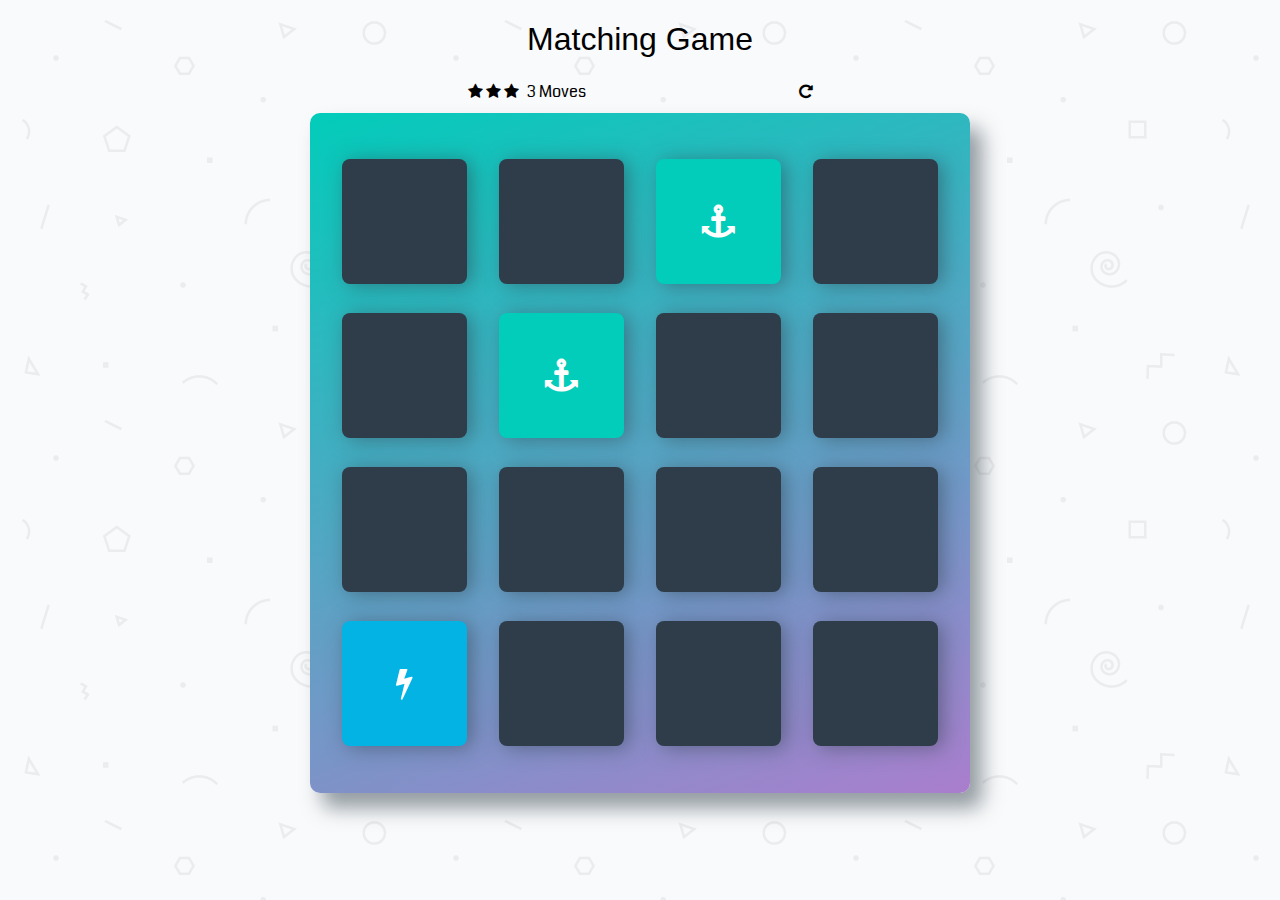
<file: memory-game_zh/index.html>
<!doctype html>
<html lang="en">
<head>
    <meta charset="utf-8">
    <title>Matching Game</title>
    <meta name="description" content="">
    <link rel="stylesheet prefetch" href="https://maxcdn.bootstrapcdn.com/font-awesome/4.6.1/css/font-awesome.min.css">
    <link rel="stylesheet prefetch" href="https://fonts.googleapis.com/css?family=Coda">
    <link rel="stylesheet" href="css/app.css">
</head>
<body>

    <div class="container">
        <header>
            <h1>Matching Game</h1>
        </header>

        <section class="score-panel">
        	<ul class="stars">
        		<li><i class="fa fa-star"></i></li>
        		<li><i class="fa fa-star"></i></li>
        		<li><i class="fa fa-star"></i></li>
        	</ul>

        	<span class="moves">3</span> Moves

            <div class="restart">
        		<i class="fa fa-repeat"></i>
        	</div>
        </section>

        <ul class="deck">
            <li class="card">
                <i class="fa fa-diamond"></i>
            </li>
            <li class="card">
                <i class="fa fa-paper-plane-o"></i>
            </li>
            <li class="card match">
                <i class="fa fa-anchor"></i>
            </li>
            <li class="card">
                <i class="fa fa-bolt"></i>
            </li>
            <li class="card">
                <i class="fa fa-cube"></i>
            </li>
            <li class="card match">
                <i class="fa fa-anchor"></i>
            </li>
            <li class="card">
                <i class="fa fa-leaf"></i>
            </li>
            <li class="card">
                <i class="fa fa-bicycle"></i>
            </li>
            <li class="card">
                <i class="fa fa-diamond"></i>
            </li>
            <li class="card">
                <i class="fa fa-bomb"></i>
            </li>
            <li class="card">
                <i class="fa fa-leaf"></i>
            </li>
            <li class="card">
                <i class="fa fa-bomb"></i>
            </li>
            <li class="card open show">
                <i class="fa fa-bolt"></i>
            </li>
            <li class="card">
                <i class="fa fa-bicycle"></i>
            </li>
            <li class="card">
                <i class="fa fa-paper-plane-o"></i>
            </li>
            <li class="card">
                <i class="fa fa-cube"></i>
            </li>
        </ul>
    </div>

    <script src="js/app.js"></script>
</body>
</html>
</file>
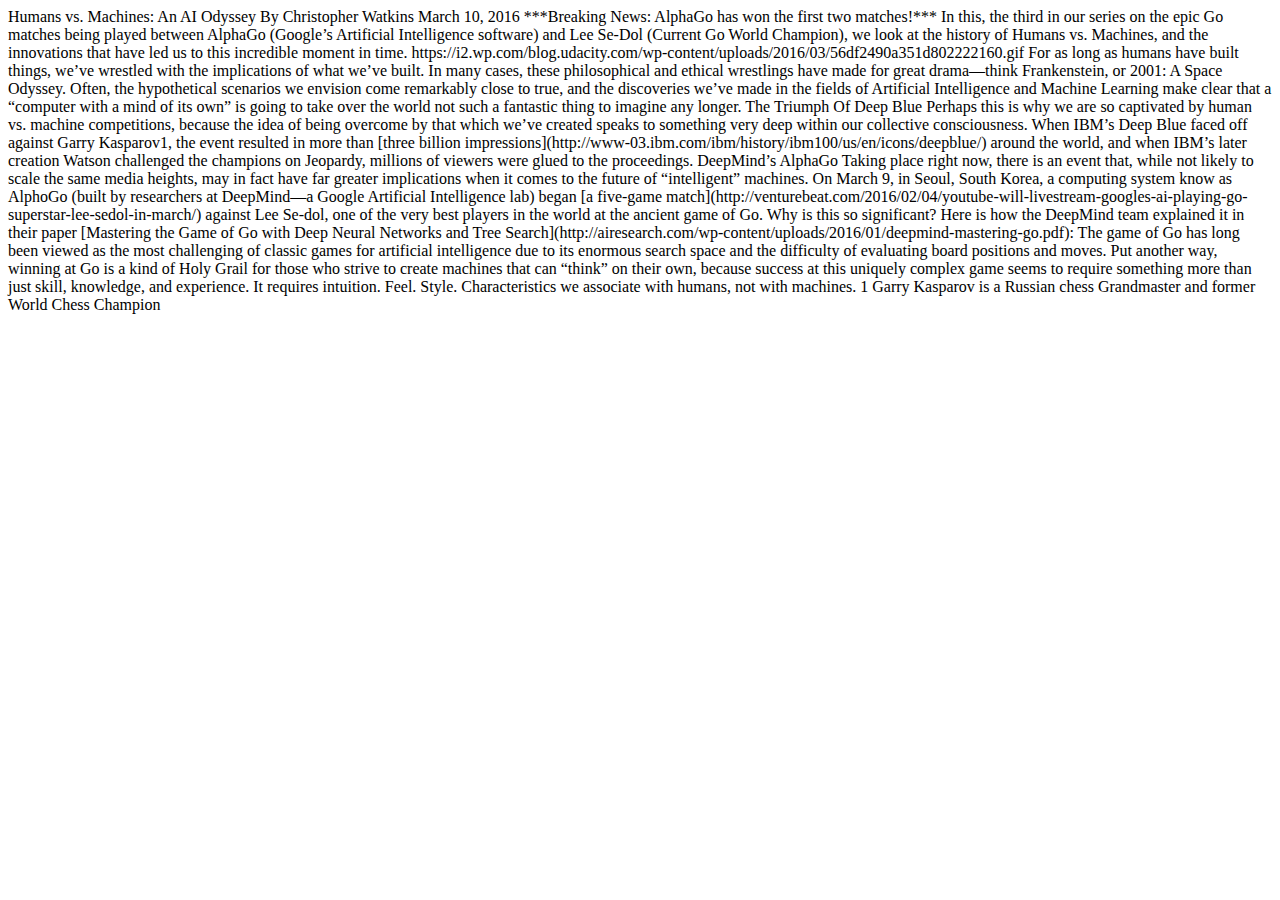
<file: mockup-to-article_zh/index.html>
<!DOCTYPE html>
<html lang="en">
<head>
  <meta charset="UTF-8">
  <title>Humans vs Machines Blog</title>
</head>
<body>
  <!-- 这篇文章改编于: http://blog.udacity.com/2016/03/humans-vs-machines-an-ai-odyssey-2.html -->
  <!-- 以下是这篇文章的纯文本。请通过加入 HTML 元素，使其与模版（博客样板.pdf）一模一样! -->
  <!-- 注：在此项目中，你不需要考虑字体（font）的问题 -->

  Humans vs. Machines: An AI Odyssey
  
  By Christopher Watkins 
  
  March 10, 2016
  
  ***Breaking News: AlphaGo has won the first two matches!*** In this, the third in our series on the epic Go matches being played between AlphaGo (Google’s Artificial Intelligence software) and Lee Se-Dol (Current Go World Champion), we look at the history of Humans vs. Machines, and the innovations that have led us to this incredible moment in time.

  https://i2.wp.com/blog.udacity.com/wp-content/uploads/2016/03/56df2490a351d802222160.gif

  For as long as humans have built things, we’ve wrestled with the implications of what we’ve built. In many cases, these philosophical and ethical wrestlings have made for great drama—think Frankenstein, or 2001: A Space Odyssey. Often, the hypothetical scenarios we envision come remarkably close to true, and the discoveries we’ve made in the fields of Artificial Intelligence and Machine Learning make clear that a “computer with a mind of its own” is going to take over the world not such a fantastic thing to imagine any longer.

  The Triumph Of Deep Blue

  Perhaps this is why we are so captivated by human vs. machine competitions, because the idea of being overcome by that which we’ve created speaks to something very deep within our collective consciousness. When IBM’s Deep Blue faced off against Garry Kasparov1, the event resulted in more than [three billion impressions](http://www-03.ibm.com/ibm/history/ibm100/us/en/icons/deepblue/) around the world, and when IBM’s later creation Watson challenged the champions on Jeopardy, millions of viewers were glued to the proceedings.

  DeepMind’s AlphaGo

  Taking place right now, there is an event that, while not likely to scale the same media heights, may in fact have far greater implications when it comes to the future of “intelligent” machines. On March 9, in Seoul, South Korea, a computing system know as AlphoGo (built by researchers at DeepMind—a Google Artificial Intelligence lab) began [a five-game match](http://venturebeat.com/2016/02/04/youtube-will-livestream-googles-ai-playing-go-superstar-lee-sedol-in-march/) against Lee Se-dol, one of the very best players in the world at the ancient game of Go.
  Why is this so significant?
  Here is how the DeepMind team explained it in their paper [Mastering the Game of Go with Deep Neural Networks and Tree Search](http://airesearch.com/wp-content/uploads/2016/01/deepmind-mastering-go.pdf):
  The game of Go has long been viewed as the most challenging of classic games for artificial intelligence due to its enormous search space and the difficulty of evaluating board positions and moves.
  Put another way, winning at Go is a kind of Holy Grail for those who strive to create machines that can “think” on their own, because success at this uniquely complex game seems to require something more than just skill, knowledge, and experience. It requires intuition. Feel. Style. Characteristics we associate with humans, not with machines.
  1 Garry Kasparov is a Russian chess Grandmaster and former World Chess Champion
</body>
</html>
</file>
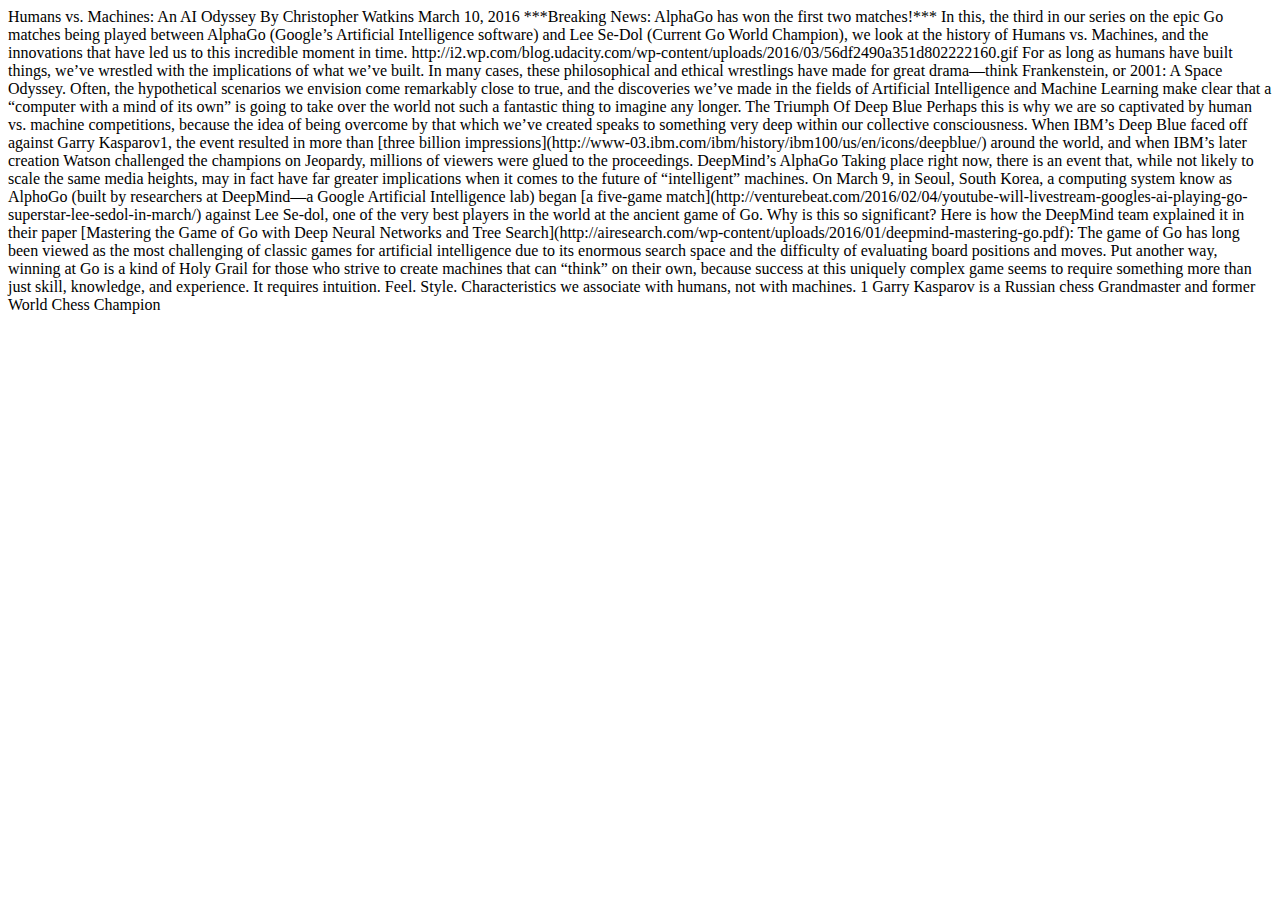
<file: P1-博客文章/index.html>
<!DOCTYPE html>
<html lang="en">
<head>
  <meta charset="UTF-8">
  <title>Humans vs Machines Blog</title>
</head>
<body>
  <!-- 这篇文章改编于: http://blog.udacity.com/2016/03/humans-vs-machines-an-ai-odyssey-2.html -->
  <!-- 调整文字的样式使其与模版一波一样! -->
  Humans vs. Machines: An AI Odyssey
  
  By Christopher Watkins 
  
  March 10, 2016
  
  ***Breaking News: AlphaGo has won the first two matches!*** In this, the third in our series on the epic Go matches being played between AlphaGo (Google’s Artificial Intelligence software) and Lee Se-Dol (Current Go World Champion), we look at the history of Humans vs. Machines, and the innovations that have led us to this incredible moment in time.

  http://i2.wp.com/blog.udacity.com/wp-content/uploads/2016/03/56df2490a351d802222160.gif

  For as long as humans have built things, we’ve wrestled with the implications of what we’ve built. In many cases, these philosophical and ethical wrestlings have made for great drama—think Frankenstein, or 2001: A Space Odyssey. Often, the hypothetical scenarios we envision come remarkably close to true, and the discoveries we’ve made in the fields of Artificial Intelligence and Machine Learning make clear that a “computer with a mind of its own” is going to take over the world not such a fantastic thing to imagine any longer.

  The Triumph Of Deep Blue

  Perhaps this is why we are so captivated by human vs. machine competitions, because the idea of being overcome by that which we’ve created speaks to something very deep within our collective consciousness. When IBM’s Deep Blue faced off against Garry Kasparov1, the event resulted in more than [three billion impressions](http://www-03.ibm.com/ibm/history/ibm100/us/en/icons/deepblue/) around the world, and when IBM’s later creation Watson challenged the champions on Jeopardy, millions of viewers were glued to the proceedings.

  DeepMind’s AlphaGo

  Taking place right now, there is an event that, while not likely to scale the same media heights, may in fact have far greater implications when it comes to the future of “intelligent” machines. On March 9, in Seoul, South Korea, a computing system know as AlphoGo (built by researchers at DeepMind—a Google Artificial Intelligence lab) began [a five-game match](http://venturebeat.com/2016/02/04/youtube-will-livestream-googles-ai-playing-go-superstar-lee-sedol-in-march/) against Lee Se-dol, one of the very best players in the world at the ancient game of Go.
  Why is this so significant?
  Here is how the DeepMind team explained it in their paper [Mastering the Game of Go with Deep Neural Networks and Tree Search](http://airesearch.com/wp-content/uploads/2016/01/deepmind-mastering-go.pdf):
  The game of Go has long been viewed as the most challenging of classic games for artificial intelligence due to its enormous search space and the difficulty of evaluating board positions and moves.
  Put another way, winning at Go is a kind of Holy Grail for those who strive to create machines that can “think” on their own, because success at this uniquely complex game seems to require something more than just skill, knowledge, and experience. It requires intuition. Feel. Style. Characteristics we associate with humans, not with machines.
  1 Garry Kasparov is a Russian chess Grandmaster and former World Chess Champion
</body>
</html>
</file>
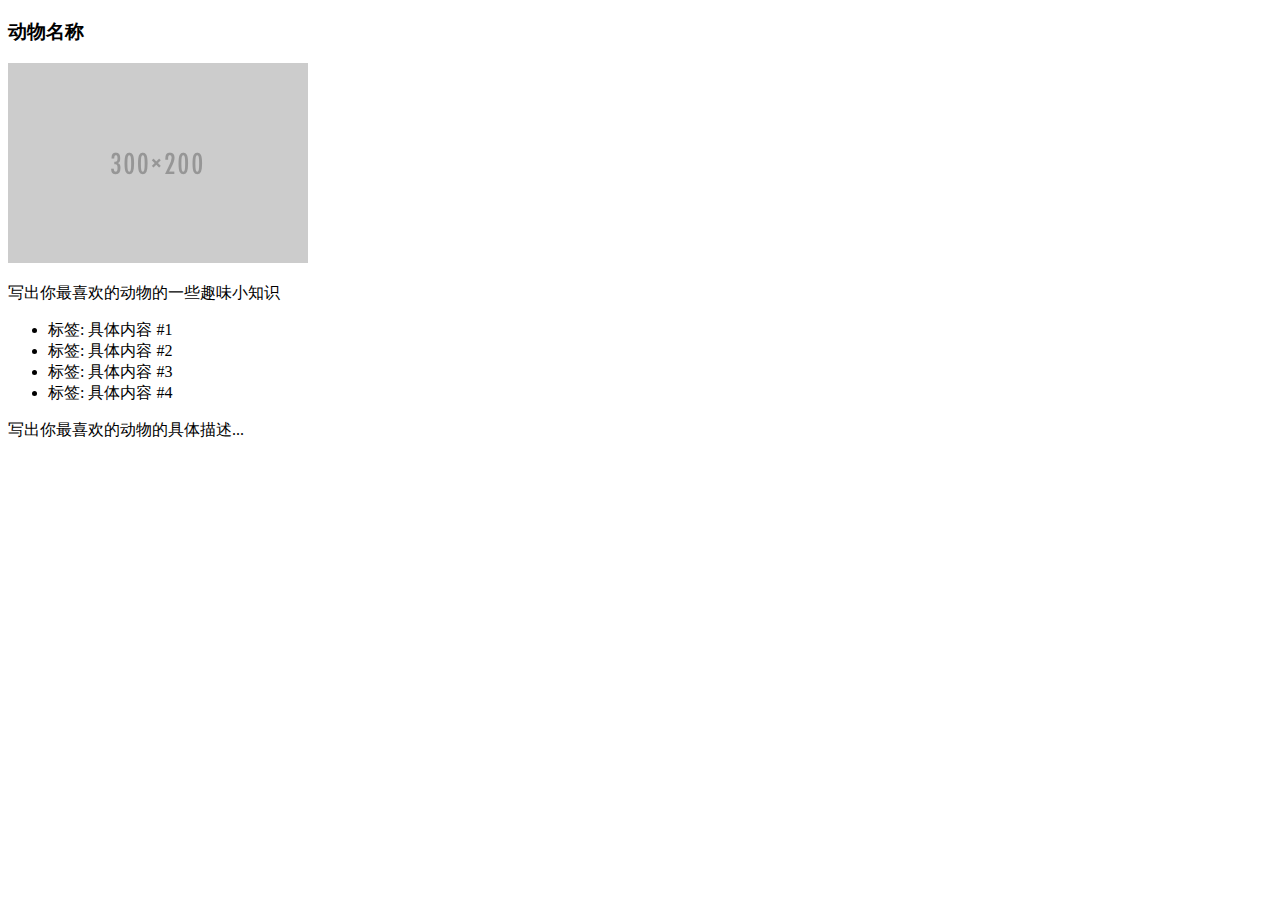
<file: animal-trading-cards_zh/card.html>
<!DOCTYPE html>
<html>
<head>
	<meta charset="utf-8">
	<title>动物交换卡</title>
</head>
<body>
	<div>
		<!-- 在下面输入你最喜欢的动物（或者其他...）的名字 -->
		<h3>动物名称</h3>
		<!-- 在下面输入你最喜欢的动物的图片 -->
		<img src="placeholder.png" alt="name-of-your-animal">
		<div>
			<!-- 在下面输入你最喜欢的动物的一些趣味小知识 -->
			<p>写出你最喜欢的动物的一些趣味小知识</p>
			<ul>
				<!-- 在下面输入你最喜欢的动物的信息列表 -->
				<li><span>标签</span>: 具体内容 #1</li>
				<li><span>标签</span>: 具体内容 #2</li>
				<li><span>标签</span>: 具体内容 #3</li>
				<li><span>标签</span>: 具体内容 #4</li>
			</ul>
			<!-- 在下面输入你最喜欢的动物的具体描述 -->
			<p>写出你最喜欢的动物的具体描述...</p>
		</div>
	</div>
</body>
</html>
</file>
<file: memory-game_zh/css/app.css>
html {
    box-sizing: border-box;
}

*,
*::before,
*::after {
    box-sizing: inherit;
}

html,
body {
    width: 100%;
    height: 100%;
    margin: 0;
    padding: 0;
}

body {
    background: #ffffff url('../img/geometry2.png'); /* Background pattern from Subtle Patterns */
    font-family: 'Coda', cursive;
}

.container {
    display: flex;
    justify-content: center;
    align-items: center;
    flex-direction: column;
}

h1 {
    font-family: 'Open Sans', sans-serif;
    font-weight: 300;
}

/*
 * Styles for the deck of cards
 */

.deck {
    width: 660px;
    min-height: 680px;
    background: linear-gradient(160deg, #02ccba 0%, #aa7ecd 100%);
    padding: 32px;
    border-radius: 10px;
    box-shadow: 12px 15px 20px 0 rgba(46, 61, 73, 0.5);
    display: flex;
    flex-wrap: wrap;
    justify-content: space-between;
    align-items: center;
    margin: 0 0 3em;
}

.deck .card {
    height: 125px;
    width: 125px;
    background: #2e3d49;
    font-size: 0;
    color: #ffffff;
    border-radius: 8px;
    cursor: pointer;
    display: flex;
    justify-content: center;
    align-items: center;
    box-shadow: 5px 2px 20px 0 rgba(46, 61, 73, 0.5);
}

.deck .card.open {
    transform: rotateY(0);
    background: #02b3e4;
    cursor: default;
}

.deck .card.show {
    font-size: 33px;
}

.deck .card.match {
    cursor: default;
    background: #02ccba;
    font-size: 33px;
}

/*
 * Styles for the Score Panel
 */

.score-panel {
    text-align: left;
    width: 345px;
    margin-bottom: 10px;
}

.score-panel .stars {
    margin: 0;
    padding: 0;
    display: inline-block;
    margin: 0 5px 0 0;
}

.score-panel .stars li {
    list-style: none;
    display: inline-block;
}

.score-panel .restart {
    float: right;
    cursor: pointer;
}
</file>
